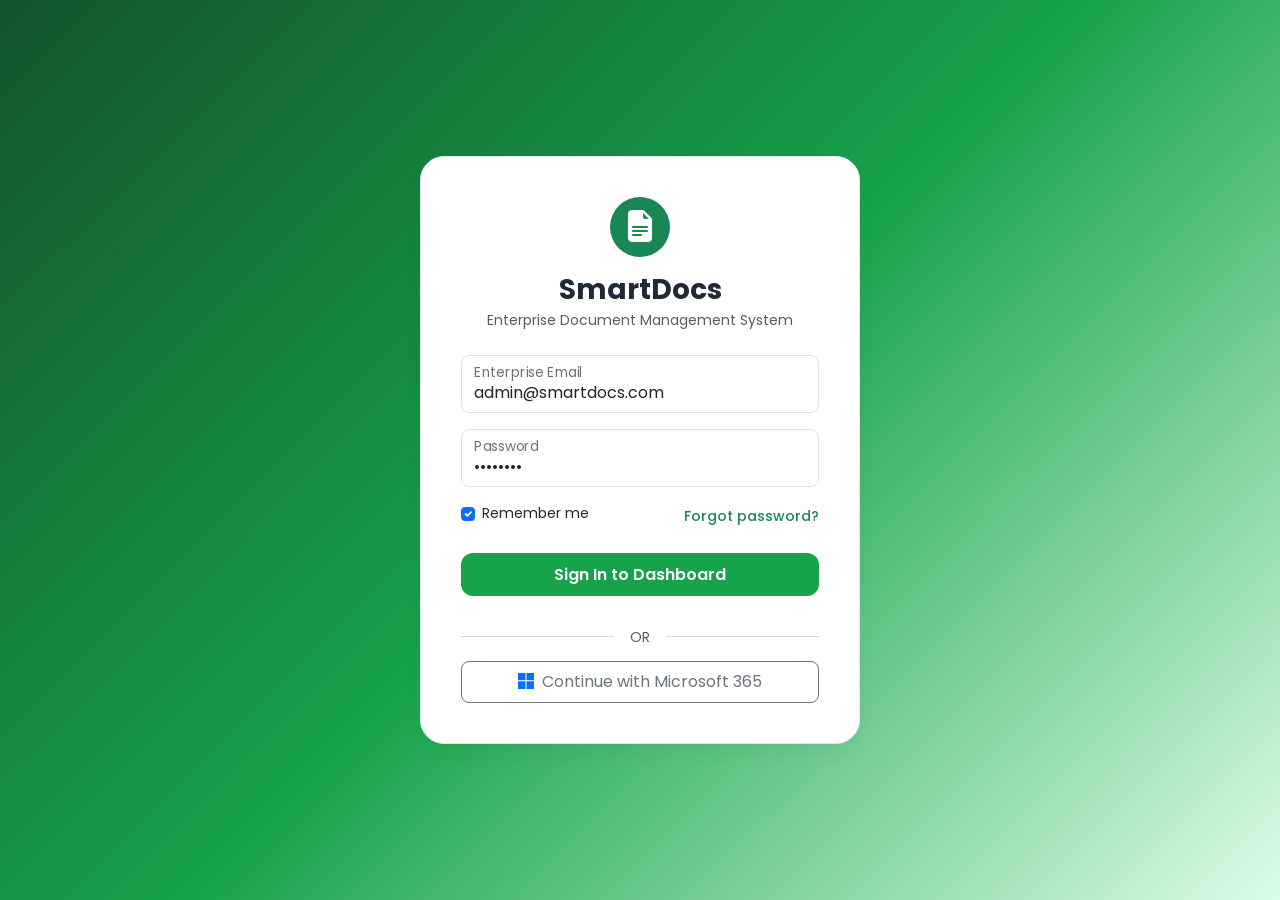
<file: index.html>
<!DOCTYPE html>
<html lang="en">
<head>
  <meta charset="UTF-8">
  <meta name="viewport" content="width=device-width, initial-scale=1.0">
  <title>SmartDocs - Enterprise Login</title>
  <link href="https://fonts.googleapis.com/css2?family=Poppins:wght@300;400;500;600;700&display=swap" rel="stylesheet">
  <link href="https://cdn.jsdelivr.net/npm/bootstrap@5.3.2/dist/css/bootstrap.min.css" rel="stylesheet">
  <link href="https://cdn.jsdelivr.net/npm/bootstrap-icons@1.11.1/font/bootstrap-icons.css" rel="stylesheet">
  <link rel="stylesheet" href="assets/css/style.css">
  <style>
    body.login-body {
      background: linear-gradient(135deg, #14532D 0%, #16A34A 50%, #DCFCE7 100%);
      min-height: 100vh;
      display: flex;
      align-items: center;
      justify-content: center;
      padding: 1.5rem;
    }
    .login-card {
      width: 100%;
      max-width: 440px;
      padding: 2.5rem;
      border-radius: 24px;
    }
  </style>
</head>
<body class="login-body">

  <div class="custom-card glass-panel login-card text-center">
    <div class="mb-4">
      <div class="d-inline-flex align-items-center justify-content-center bg-success text-white rounded-circle mb-3" style="width: 60px; height: 60px;">
        <i class="bi bi-file-earmark-text-fill fs-2"></i>
      </div>
      <h3 class="fw-bold mb-1">SmartDocs</h3>
      <p class="text-muted small">Enterprise Document Management System</p>
    </div>

    <form id="loginForm">
      <div class="form-floating mb-3 text-start">
        <input type="email" class="form-control rounded-3" id="floatingInput" placeholder="name@company.com" value="admin@smartdocs.com" required>
        <label for="floatingInput">Enterprise Email</label>
      </div>
      <div class="form-floating mb-3 text-start">
        <input type="password" class="form-control rounded-3" id="floatingPassword" placeholder="Password" value="••••••••" required>
        <label for="floatingPassword">Password</label>
      </div>

      <div class="d-flex justify-content-between align-items-center mb-4 small">
        <div class="form-check">
          <input class="form-check-input" type="checkbox" id="rememberMe" checked>
          <label class="form-check-label" for="rememberMe">Remember me</label>
        </div>
        <a href="#" class="text-decoration-none text-success fw-medium">Forgot password?</a>
      </div>

      <button type="submit" class="btn btn-primary-green w-100 py-2.5 mb-3 fw-semibold">Sign In to Dashboard</button>
      
      <div class="position-relative my-4">
        <hr class="text-muted">
        <span class="position-absolute top-50 start-50 translate-middle bg-white px-3 text-muted small">OR</span>
      </div>

      <button type="button" onclick="window.location.href='dashboard.html'" class="btn btn-outline-secondary w-100 py-2 d-flex align-items-center justify-content-center gap-2 rounded-3">
        <i class="bi bi-microsoft text-primary"></i> Continue with Microsoft 365
      </button>
    </form>
  </div>

  <script src="https://cdn.jsdelivr.net/npm/bootstrap@5.3.2/dist/js/bootstrap.bundle.min.js"></script>
  <script src="assets/js/store.js"></script>
  <script src="assets/js/app.js"></script>
  <script src="assets/js/login.js"></script>
</body>
</html>
</file>
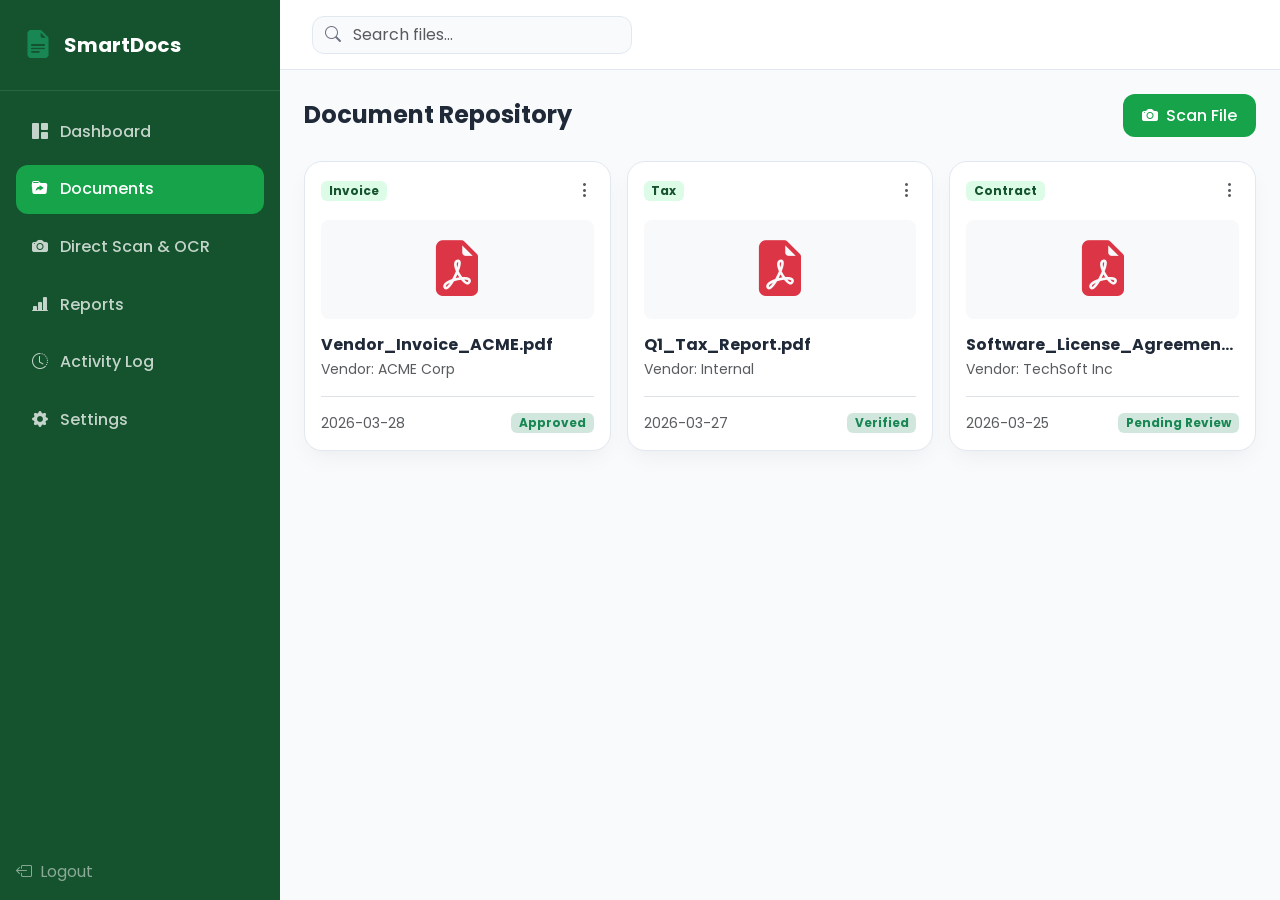
<file: documents.html>
<!DOCTYPE html>
<html lang="en">
<head>
  <meta charset="UTF-8">
  <meta name="viewport" content="width=device-width, initial-scale=1.0">
  <title>SmartDocs - Documents Repository</title>
  <link href="https://fonts.googleapis.com/css2?family=Poppins:wght@300;400;500;600;700&display=swap" rel="stylesheet">
  <link href="https://cdn.jsdelivr.net/npm/bootstrap@5.3.2/dist/css/bootstrap.min.css" rel="stylesheet">
  <link href="https://cdn.jsdelivr.net/npm/bootstrap-icons@1.11.1/font/bootstrap-icons.css" rel="stylesheet">
  <link rel="stylesheet" href="assets/css/style.css">
  <style>
    .doc-card { cursor: pointer; transition: transform 0.2s ease, box-shadow 0.2s ease; }
    .doc-card:hover { transform: translateY(-4px); box-shadow: 0 10px 20px rgba(0,0,0,0.1) !important; }
  </style>
</head>
<body>

  <div class="app-wrapper">
    <aside class="sidebar">
      <div class="brand">
        <i class="bi bi-file-earmark-text-fill fs-3 text-success"></i>
        <h1 class="brand-title">SmartDocs</h1>
      </div>
      <ul class="sidebar-menu">
        <li class="nav-item"><a href="dashboard.html" class="nav-link"><i class="bi bi-grid-1x2-fill"></i> Dashboard</a></li>
        <li class="nav-item"><a href="documents.html" class="nav-link active"><i class="bi bi-folder-symlink-fill"></i> Documents</a></li>
        <li class="nav-item"><a href="upload.html" class="nav-link"><i class="bi bi-camera-fill"></i> Direct Scan & OCR</a></li>
        <li class="nav-item"><a href="reports.html" class="nav-link"><i class="bi bi-bar-chart-line-fill"></i> Reports</a></li>
        <li class="nav-item"><a href="activity-log.html" class="nav-link"><i class="bi bi-clock-history"></i> Activity Log</a></li>
        <li class="nav-item"><a href="settings.html" class="nav-link"><i class="bi bi-gear-fill"></i> Settings</a></li>
      </ul>
      <div class="p-3">
        <a href="index.html" class="nav-link text-white-50 d-flex align-items-center gap-2"><i class="bi bi-box-arrow-left"></i> Logout</a>
      </div>
    </aside>

    <main class="main-content">
      <header class="top-navbar">
        <div class="search-input-group">
          <i class="bi bi-search"></i>
          <input type="text" id="searchDocInput" class="form-control" placeholder="Search files...">
        </div>
      </header>

      <div class="p-4">
        <div class="d-flex justify-content-between align-items-center mb-4">
          <h4 class="fw-bold mb-0">Document Repository</h4>
          <a href="upload.html" class="btn btn-primary-green"><i class="bi bi-camera-fill me-1"></i> Scan File</a>
        </div>

        <div class="row g-3" id="documentsGrid"></div>
      </div>
    </main>
  </div>

  <div class="modal fade" id="docPreviewModal" tabindex="-1" aria-hidden="true">
    <div class="modal-dialog modal-xl modal-dialog-centered modal-dialog-scrollable">
      <div class="modal-content rounded-5 border-0 shadow-lg overflow-hidden">
        <div class="modal-header bg-white border-bottom px-5 py-4">
          <div>
            <h4 class="modal-title fw-bold mb-1" id="modalDocTitle">Document Details</h4>
            <p class="text-muted mb-0" id="modalDocSubtitle">Detail metadata & item breakdown</p>
          </div>
          <button type="button" class="btn-close" data-bs-dismiss="modal" aria-label="Close"></button>
        </div>
        <div class="modal-body px-5 py-4 bg-body">
          <div class="row gx-4 gy-4 mb-4">
            <div class="col-lg-5">
              <div class="card border-0 shadow-sm h-100">
                <div class="card-body">
                  <h6 class="text-uppercase text-secondary small mb-3">Informasi Dokumen</h6>
                  <dl class="row mb-0">
                    <dt class="col-5 text-muted">Vendor</dt>
                    <dd class="col-7 fw-semibold mb-3" id="modalVendor">-</dd>

                    <dt class="col-5 text-muted">No. Invoice</dt>
                    <dd class="col-7 fw-semibold mb-3" id="modalInvoiceNumber">-</dd>

                    <dt class="col-5 text-muted">Tanggal Invoice</dt>
                    <dd class="col-7 fw-semibold mb-3" id="modalDate">-</dd>

                    <dt class="col-5 text-muted">Division</dt>
                    <dd class="col-7 fw-semibold mb-3" id="modalDivision">-</dd>

                    <dt class="col-5 text-muted">Category</dt>
                    <dd class="col-7 fw-semibold mb-0" id="modalCategory">-</dd>
                  </dl>
                </div>
              </div>
            </div>
            <div class="col-lg-7">
              <div class="card border-0 shadow-sm h-100">
                <div class="card-body">
                  <div class="d-flex justify-content-between align-items-start mb-4">
                    <div>
                      <p class="text-uppercase text-secondary small mb-2">Grand Total</p>
                      <h3 class="fw-bold text-success mb-0" id="modalGrandTotal">Rp 0</h3>
                    </div>
                    <span class="badge bg-success-subtle text-success" id="modalStatus">Stored</span>
                  </div>
                  <div class="table-responsive">
                    <table class="table table-borderless mb-0">
                      <tbody>
                        <tr>
                          <td class="fw-semibold text-muted">Created At</td>
                          <td id="modalCreatedAt">-</td>
                        </tr>
                        <tr>
                          <td class="fw-semibold text-muted">Payment Method</td>
                          <td id="modalPaymentMethod">-</td>
                        </tr>
                        <tr>
                          <td class="fw-semibold text-muted">Description</td>
                          <td id="modalDescription">-</td>
                        </tr>
                      </tbody>
                    </table>
                  </div>
                </div>
              </div>
            </div>
          </div>

          <div class="card border-0 shadow-sm">
            <div class="card-header bg-white border-bottom py-3">
              <h6 class="mb-0 fw-semibold">Rincian Barang</h6>
            </div>
            <div class="card-body p-0">
              <div class="table-responsive">
                <table class="table table-hover mb-0 align-middle">
                  <thead class="table-light">
                    <tr>
                      <th style="width: 60px;">No</th>
                      <th>Deskripsi Barang</th>
                      <th class="text-center" style="width: 100px;">Qty</th>
                      <th class="text-end" style="width: 150px;">Harga Satuan</th>
                      <th class="text-end" style="width: 150px;">Jumlah</th>
                    </tr>
                  </thead>
                  <tbody id="modalItemsTable">
                    <tr><td colspan="5" class="text-center text-muted py-4">Pilih dokumen untuk melihat rincian item.</td></tr>
                  </tbody>
                </table>
              </div>
            </div>
          </div>
        </div>
        <div class="modal-footer bg-white border-top-0 py-3">
          <button type="button" class="btn btn-outline-secondary rounded-pill" data-bs-dismiss="modal">Close</button>
          <button type="button" class="btn btn-success rounded-pill" onclick="window.location.href='documents.html'">Lihat Semua Dokumen</button>
        </div>
      </div>
    </div>
  </div>

  <script src="https://cdn.jsdelivr.net/npm/bootstrap@5.3.2/dist/js/bootstrap.bundle.min.js"></script>
  <script src="assets/js/store.js"></script>
  <script src="assets/js/app.js"></script>
  <script src="assets/js/layout.js"></script>
  <script>
    const BACKEND_API_URL = 'http://127.0.0.1:8000/api';
    let previewModal;
    document.addEventListener('DOMContentLoaded', async () => {
      previewModal = new bootstrap.Modal(document.getElementById('docPreviewModal'));
      await Store.syncDocuments();
      renderDocuments();
    });

    function renderDocuments() {
      const docs = Store.getDocuments();
      const grid = document.getElementById('documentsGrid');

      if (docs.length === 0) {
        grid.innerHTML = '<div class="col-12 text-center text-muted py-5">Belum ada dokumen.</div>';
        return;
      }

      grid.innerHTML = docs.map((doc) => `
        <div class="col-12 col-md-6 col-lg-4">
          <div class="custom-card doc-card p-3 h-100 d-flex flex-column justify-content-between" onclick="openDocModal(${doc.id})">
            <div>
              <div class="d-flex align-items-center justify-content-between mb-3">
                <span class="badge bg-light-green">${doc.category || 'General'}</span>
                <button class="btn btn-link text-muted p-0" onclick="event.stopPropagation();"><i class="bi bi-three-dots-vertical"></i></button>
              </div>
              <div class="text-center py-3 bg-light rounded-3 mb-3">
                <i class="bi bi-file-earmark-pdf-fill text-danger display-4"></i>
              </div>
              <h6 class="fw-bold text-truncate mb-1">${doc.invoice_number || doc.name}</h6>
              <p class="text-muted small mb-0">Vendor: ${doc.vendor || 'N/A'}</p>
            </div>
            <div class="border-top pt-3 mt-3 d-flex justify-content-between align-items-center">
              <span class="text-muted small">${doc.invoice_date || doc.date || '-'}</span>
              <span class="badge bg-success-subtle text-success">${doc.status || 'Verified'}</span>
            </div>
          </div>
        </div>
      `).join('');
    }

    async function openDocModal(documentId) {
      try {
        // Langsung ambil data terbaru dari backend FastAPI berdasarkan ID
        const response = await fetch(`${BACKEND_API_URL}/documents/${documentId}`);
        if (!response.ok) {
          throw new Error(`Backend returned status ${response.status}`);
        }
        const result = await response.json();
        
        // Sesuaikan dengan struktur response backend Anda (apakah langsung 'result' atau dibungkus 'result.document')
        const doc = result.document || result;
        if (!doc) {
          throw new Error('Data dokumen tidak ditemukan dalam response API');
        }
        
        fillDocModal(doc);
        previewModal.show();
      } catch (error) {
        console.warn('Gagal memuat dari API, mencoba fallback ke cache lokal.', error);
        
        // Fallback jika fetch API gagal total
        const docs = Store.getDocuments();
        const doc = docs.find((item) => String(item.id) === String(documentId));
        if (!doc) {
          alert('Dokumen tidak ditemukan.');
          return;
        }
        fillDocModal(doc);
        previewModal.show();
      }
    }

    function fillDocModal(doc) {
      const items = Array.isArray(doc.items) ? doc.items : [];
      const title = doc.invoice_number ? `${doc.invoice_number}` : doc.vendor || 'Document Detail';
      document.getElementById('modalDocTitle').innerText = title;
      document.getElementById('modalDocSubtitle').innerText = `${doc.vendor || '-'} • ${doc.activity_name || 'No activity'} • ${doc.invoice_date || '-'}`;
      document.getElementById('modalVendor').innerText = doc.vendor || '-';
      document.getElementById('modalInvoiceNumber').innerText = doc.invoice_number || '-';
      document.getElementById('modalDate').innerText = doc.invoice_date || '-';
      document.getElementById('modalDivision').innerText = doc.division || '-';
      document.getElementById('modalCategory').innerText = doc.category || '-';
      document.getElementById('modalStatus').innerText = 'Stored';
      document.getElementById('modalGrandTotal').innerText = `Rp ${formatCurrency(doc.grand_total || 0)}`;
      document.getElementById('modalCreatedAt').innerText = doc.created_at || '-';
      document.getElementById('modalPaymentMethod').innerText = doc.payment_method || '-';
      document.getElementById('modalDescription').innerText = doc.description || '-';

      const tbody = document.getElementById('modalItemsTable');
      if (items.length === 0) {
        tbody.innerHTML = `<tr><td colspan="5" class="text-center text-muted py-4">Tidak ada item yang tersimpan untuk dokumen ini.</td></tr>`;
        return;
      }

      tbody.innerHTML = items.map((item, index) => {
        const description = escapeHtml(item.item || item.item_name || '-');
        const qty = Number(item.qty || item.quantity || 0).toLocaleString('id-ID');
        const price = formatCurrency(item.price || 0);
        const total = formatCurrency(item.total || item.total_price || 0);

        return `
          <tr>
            <td class="text-center">${index + 1}</td>
            <td>${description}</td>
            <td class="text-center">${qty}</td>
            <td class="text-end">Rp ${price}</td>
            <td class="text-end">Rp ${total}</td>
          </tr>
        `;
      }).join('');
    }

    function escapeHtml(value) {
      return String(value || '').replace(/&/g, '&amp;').replace(/</g, '&lt;').replace(/>/g, '&gt;').replace(/"/g, '&quot;').replace(/'/g, '&#39;');
    }

    function formatCurrency(value) {
      return Number(value || 0).toLocaleString('id-ID');
    }
  </script>
</body>
</html>
</file>
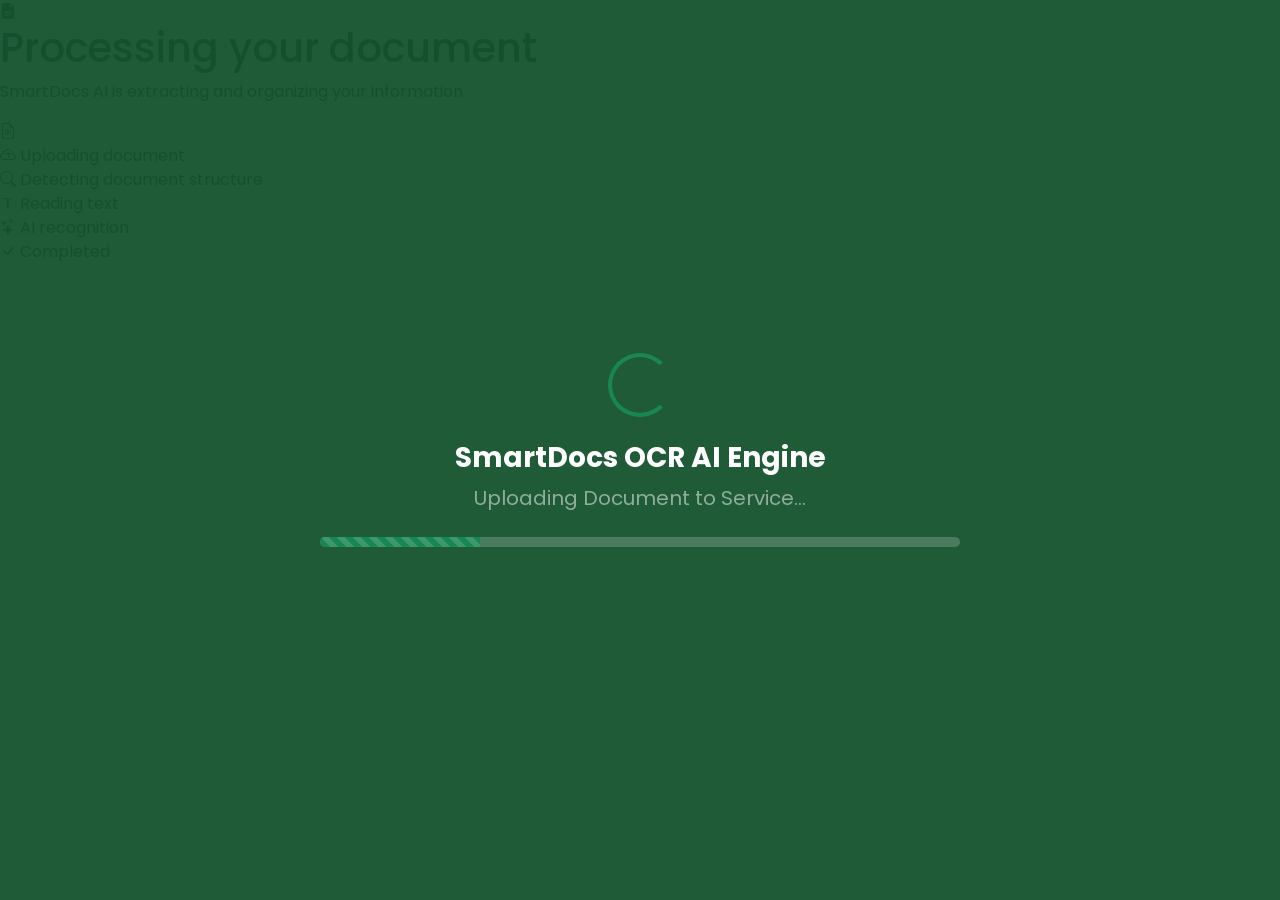
<file: ocr-processing.html>
<!doctype html><html lang="en"><head><meta charset="utf-8"><meta name="viewport" content="width=device-width,initial-scale=1"><title>Processing OCR — SmartDocs</title><link rel="preconnect" href="https://fonts.googleapis.com"><link rel="preconnect" href="https://fonts.gstatic.com" crossorigin><link href="https://fonts.googleapis.com/css2?family=Poppins:wght@400;500;600;700&display=swap" rel="stylesheet"><link href="https://cdn.jsdelivr.net/npm/bootstrap-icons@1.11.3/font/bootstrap-icons.min.css" rel="stylesheet"><link href="assets/css/style.css" rel="stylesheet"></head><body class="processing-page" data-page="ocr-processing"><div class="processing-bg"></div><main class="process-panel"><span class="brand-mark process-logo"><i class="bi bi-file-earmark-text-fill"></i></span><h1>Processing your document</h1><p>SmartDocs AI is extracting and organizing your information.</p><div class="scanning-graphic"><i class="bi bi-file-earmark-text"></i></div><div class="process-list"><div class="process-step"><i class="bi bi-cloud-arrow-up"></i> Uploading document</div><div class="process-step"><i class="bi bi-search"></i> Detecting document structure</div><div class="process-step"><i class="bi bi-fonts"></i> Reading text</div><div class="process-step"><i class="bi bi-stars"></i> AI recognition</div><div class="process-step"><i class="bi bi-check-lg"></i> Completed</div></div></main><script src="assets/js/app.js"></script></body></html>
<!DOCTYPE html>
<html lang="en">
<head>
  <meta charset="UTF-8">
  <meta name="viewport" content="width=device-width, initial-scale=1.0">
  <title>SmartDocs - OCR Engine</title>
  <link href="https://fonts.googleapis.com/css2?family=Poppins:wght@300;400;500;600;700&display=swap" rel="stylesheet">
  <link href="https://cdn.jsdelivr.net/npm/bootstrap@5.3.2/dist/css/bootstrap.min.css" rel="stylesheet">
  <link rel="stylesheet" href="assets/css/style.css">
</head>
<body>

  <div class="ocr-loader-overlay text-center">
    <div class="spinner-border text-success mb-4" style="width: 4rem; height: 4rem;" role="status"></div>
    <h3 class="fw-bold mb-2">SmartDocs OCR AI Engine</h3>
    <p class="text-white-50 fs-5 mb-4" id="statusStep">Uploading Document...</p>
    
    <div class="progress w-50" style="height: 10px; background-color: rgba(255,255,255,0.2);">
      <div id="ocrProgressBar" class="progress-bar bg-success progress-bar-striped progress-bar-animated" role="progressbar" style="width: 0%"></div>
    </div>
  </div>

  <script src="assets/js/store.js"></script>
  <script src="assets/js/app.js"></script>
  <script>
    document.addEventListener('DOMContentLoaded', () => {
      const steps = [
        { pct: 25, text: 'Uploading Document to Service...' },
        { pct: 50, text: 'Detecting Text Boundaries...' },
        { pct: 75, text: 'Extracting Metadata Attributes...' },
        { pct: 100, text: 'AI Extraction Completed!' }
      ];

      let current = 0;
      const bar = document.getElementById('ocrProgressBar');
      const text = document.getElementById('statusStep');

      const interval = setInterval(() => {
        if (current < steps.length) {
          bar.style.width = steps[current].pct + '%';
          text.innerText = steps[current].text;
          current++;
        } else {
          clearInterval(interval);
          setTimeout(() => { window.location.href = 'ocr-result.html'; }, 500);
        }
      }, 700);
    });
  </script>
</body>
</html>
</file>
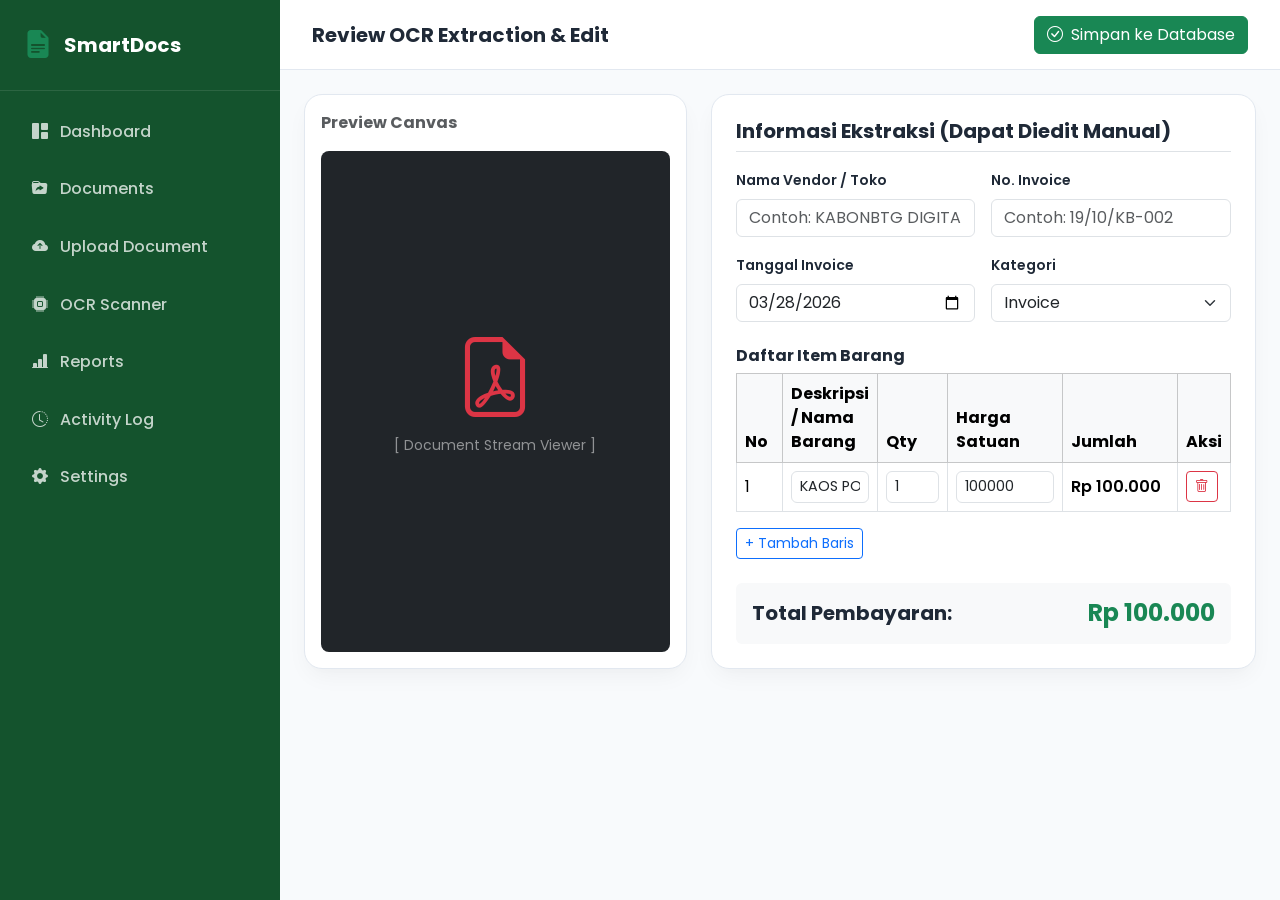
<file: ocr-result.html>
<!DOCTYPE html>
<html lang="en">

<head>
  <meta charset="UTF-8">
  <meta name="viewport" content="width=device-width, initial-scale=1.0">
  <title>SmartDocs - Review OCR Results</title>
  <link href="https://fonts.googleapis.com/css2?family=Poppins:wght@300;400;500;600;700&display=swap" rel="stylesheet">
  <link href="https://cdn.jsdelivr.net/npm/bootstrap@5.3.2/dist/css/bootstrap.min.css" rel="stylesheet">
  <link href="https://cdn.jsdelivr.net/npm/bootstrap-icons@1.11.1/font/bootstrap-icons.css" rel="stylesheet">
  <link rel="stylesheet" href="assets/css/style.css">
  <style>
    .table input.form-control {
      padding: 4px 8px;
      font-size: 0.9rem;
    }
  </style>
</head>

<body>

  <div class="app-wrapper">
    <aside class="sidebar">
      <div class="brand"><i class="bi bi-file-earmark-text-fill fs-3 text-success"></i>
        <h1 class="brand-title">SmartDocs</h1>
      </div>
      <ul class="sidebar-menu">
        <li class="nav-item"><a href="dashboard.html" class="nav-link"><i class="bi bi-grid-1x2-fill"></i> Dashboard</a>
        </li>
        <li class="nav-item"><a href="documents.html" class="nav-link"><i class="bi bi-folder-symlink-fill"></i>
            Documents</a></li>
        <li class="nav-item"><a href="upload.html" class="nav-link"><i class="bi bi-cloud-arrow-up-fill"></i> Upload
            Document</a></li>
        <li class="nav-item"><a href="ocr-processing.html" class="nav-link"><i class="bi bi-cpu-fill"></i> OCR
            Scanner</a></li>
        <li class="nav-item"><a href="reports.html" class="nav-link"><i class="bi bi-bar-chart-line-fill"></i>
            Reports</a></li>
        <li class="nav-item"><a href="activity-log.html" class="nav-link"><i class="bi bi-clock-history"></i> Activity
            Log</a></li>
        <li class="nav-item"><a href="settings.html" class="nav-link"><i class="bi bi-gear-fill"></i> Settings</a></li>
      </ul>
    </aside>

    <main class="main-content">
      <header class="top-navbar">
        <h5 class="fw-bold mb-0">Review OCR Extraction & Edit</h5>
        <button onclick="commitDocument()" class="btn btn-success"><i class="bi bi-check-circle me-1"></i> Simpan ke
          Database</button>
      </header>

      <div class="p-4">
        <div class="row g-4">
          <div class="col-lg-5">
            <div class="custom-card p-3 h-100 d-flex flex-column">
              <span class="fw-bold text-muted mb-3" id="viewerFileName">Preview Canvas</span>
              <div
                class="bg-dark text-white rounded-3 flex-grow-1 d-flex flex-column align-items-center justify-content-center p-4"
                style="min-height: 450px;">
                <i class="bi bi-file-earmark-pdf text-danger display-1 mb-2"></i>
                <p class="text-white-50 small">[ Document Stream Viewer ]</p>
              </div>
            </div>
          </div>

          <div class="col-lg-7">
            <div class="custom-card p-4">
              <h5 class="fw-bold mb-3 border-bottom pb-2">Informasi Ekstraksi (Dapat Diedit Manual)</h5>

              <div class="row g-3 mb-3">
                <div class="col-md-6">
                  <label class="form-label small fw-semibold">Nama Vendor / Toko</label>
                  <input type="text" id="docVendor" class="form-control"
                    placeholder="Contoh: KABONBTG DIGITAL PRINTING">
                </div>
                <div class="col-md-6">
                  <label class="form-label small fw-semibold">No. Invoice</label>
                  <input type="text" id="docInvoiceNo" class="form-control" placeholder="Contoh: 19/10/KB-002">
                </div>
                <div class="col-md-6">
                  <label class="form-label small fw-semibold">Tanggal Invoice</label>
                  <input type="date" id="docDate" class="form-control" value="2026-03-28">
                </div>
                <div class="col-md-6">
                  <label class="form-label small fw-semibold">Kategori</label>
                  <select id="docCategory" class="form-select">
                    <option selected>Invoice</option>
                    <option>Tax</option>
                    <option>Contract</option>
                  </select>
                </div>
              </div>

              <h6 class="fw-bold mt-4 mb-2">Daftar Item Barang</h6>
              <div class="table-responsive">
                <table class="table table-bordered align-middle" id="items-table">
                  <thead class="table-light">
                    <tr>
                      <th style="width: 50px;">No</th>
                      <th>Deskripsi / Nama Barang</th>
                      <th style="width: 80px;">Qty</th>
                      <th style="width: 130px;">Harga Satuan</th>
                      <th style="width: 130px;">Jumlah</th>
                      <th style="width: 50px;">Aksi</th>
                    </tr>
                  </thead>
                  <tbody id="items-tbody">
                    <tr>
                      <td>1</td>
                      <td><input type="text" class="form-control item-name" value="KAOS POLO + BORDIR"></td>
                      <td><input type="number" class="form-control item-qty" value="1" oninput="calculateTotals()"></td>
                      <td><input type="number" class="form-control item-price" value="100000"
                          oninput="calculateTotals()"></td>
                      <td><span class="item-total fw-semibold">Rp 100.000</span></td>
                      <td><button type="button" class="btn btn-outline-danger btn-sm" onclick="deleteRow(this)"><i
                            class="bi bi-trash"></i></button></td>
                    </tr>
                  </tbody>
                </table>
              </div>

              <button type="button" class="btn btn-outline-primary btn-sm mb-3" onclick="addItemRow()">+ Tambah
                Baris</button>

              <div class="d-flex justify-content-between align-items-center bg-light p-3 rounded mt-2">
                <h5 class="fw-bold mb-0">Total Pembayaran:</h5>
                <h4 class="fw-bold text-success mb-0" id="grand-total">Rp 100.000</h4>
              </div>

            </div>
          </div>
        </div>
      </div>
    </main>
  </div>

  <script src="assets/js/store.js"></script>
  <script src="assets/js/app.js"></script>
  <script src="assets/js/layout.js"></script>
  <script>
    document.addEventListener('DOMContentLoaded', () => {
      const file = sessionStorage.getItem('pending_ocr_filename');
      if (file) {
        document.getElementById('viewerFileName').innerText = file;
      }
      calculateTotals();
    });

    // Fungsi Tambah Baris Tabel
    function addItemRow(item = "", qty = 1, price = 0) {
      const tbody = document.getElementById('items-tbody');
      const rowCount = tbody.rows.length + 1;

      const tr = document.createElement('tr');
      tr.innerHTML = `
        <td>${rowCount}</td>
        <td><input type="text" class="form-control item-name" value="${item}" placeholder="Nama barang"></td>
        <td><input type="number" class="form-control item-qty" value="${qty}" oninput="calculateTotals()"></td>
        <td><input type="number" class="form-control item-price" value="${price}" oninput="calculateTotals()"></td>
        <td><span class="item-total fw-semibold">Rp 0</span></td>
        <td><button type="button" class="btn btn-outline-danger btn-sm" onclick="deleteRow(this)"><i class="bi bi-trash"></i></button></td>
      `;
      tbody.appendChild(tr);
      calculateTotals();
    }

    // Fungsi Hitung Otomatis Baris & Grand Total
    function calculateTotals() {
      const rows = document.querySelectorAll('#items-tbody tr');
      let grandTotal = 0;

      rows.forEach((row, index) => {
        row.cells[0].innerText = index + 1; // Update nomor urut otomatis
        const qty = parseFloat(row.querySelector('.item-qty').value) || 0;
        const price = parseFloat(row.querySelector('.item-price').value) || 0;
        const total = qty * price;

        row.querySelector('.item-total').innerText = `Rp ${total.toLocaleString('id-ID')}`;
        grandTotal += total;
      });

      document.getElementById('grand-total').innerText = `Rp ${grandTotal.toLocaleString('id-ID')}`;
    }

    // Fungsi Hapus Baris
    function deleteRow(btn) {
      const tbody = document.getElementById('items-tbody');
      if (tbody.rows.length > 1) {
        btn.closest('tr').remove();
        calculateTotals();
      } else {
        alert('Minimal harus ada 1 baris item.');
      }
    }

    // Fungsi Simpan ke Store/Database
    function commitDocument() {
      const grandTotalText = document.getElementById('grand-total').innerText;
      const doc = {
        id: 'DOC-' + Math.floor(1000 + Math.random() * 9000),
        name: document.getElementById('docInvoiceNo').value || 'Invoice-General',
        category: document.getElementById('docCategory').value,
        division: 'Finance',
        vendor: document.getElementById('docVendor').value || 'Unknown Vendor',
        amount: grandTotalText,
        date: document.getElementById('docDate').value,
        status: 'Approved'
      };

      Store.addDocument(doc);
      App.showNotification('Dokumen berhasil disimpan ke database!');
      setTimeout(() => { window.location.href = 'documents.html'; }, 1000);
    }
  </script>
</body>

</html>
</file>
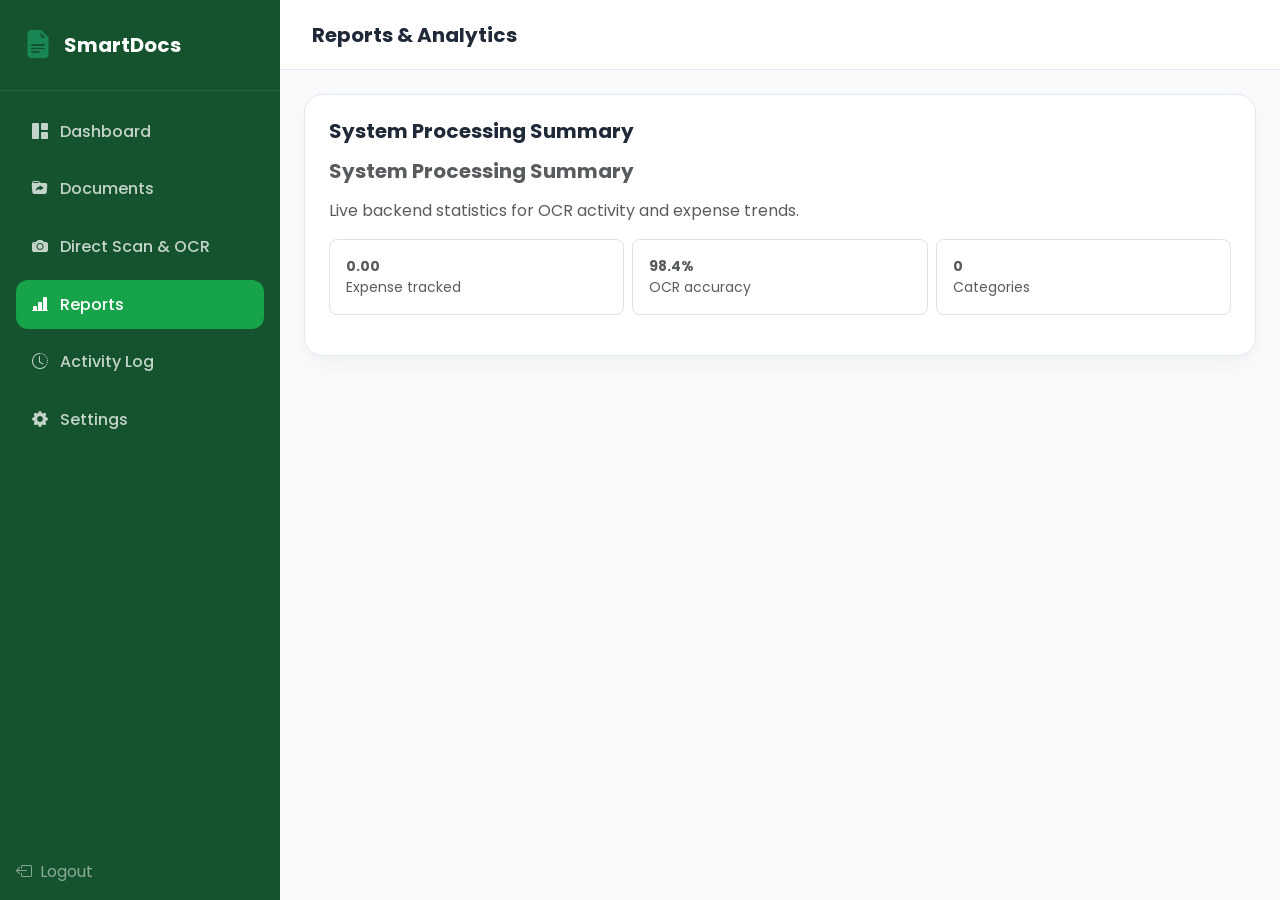
<file: reports.html>
<!DOCTYPE html>
<html lang="en">
<head>
  <meta charset="UTF-8">
  <meta name="viewport" content="width=device-width, initial-scale=1.0">
  <title>SmartDocs - Reports & Analytics</title>
  <link href="https://fonts.googleapis.com/css2?family=Poppins:wght@300;400;500;600;700&display=swap" rel="stylesheet">
  <link href="https://cdn.jsdelivr.net/npm/bootstrap@5.3.2/dist/css/bootstrap.min.css" rel="stylesheet">
  <link href="https://cdn.jsdelivr.net/npm/bootstrap-icons@1.11.1/font/bootstrap-icons.css" rel="stylesheet">
  <link rel="stylesheet" href="assets/css/style.css">
</head>
<body>

  <div class="app-wrapper">
    <aside class="sidebar">
      <div class="brand">
        <i class="bi bi-file-earmark-text-fill fs-3 text-success"></i>
        <h1 class="brand-title">SmartDocs</h1>
      </div>
      <ul class="sidebar-menu">
        <li class="nav-item"><a href="dashboard.html" class="nav-link"><i class="bi bi-grid-1x2-fill"></i> Dashboard</a></li>
        <li class="nav-item"><a href="documents.html" class="nav-link"><i class="bi bi-folder-symlink-fill"></i> Documents</a></li>
        <li class="nav-item"><a href="upload.html" class="nav-link"><i class="bi bi-camera-fill"></i> Direct Scan & OCR</a></li>
        <li class="nav-item"><a href="reports.html" class="nav-link active"><i class="bi bi-bar-chart-line-fill"></i> Reports</a></li>
        <li class="nav-item"><a href="activity-log.html" class="nav-link"><i class="bi bi-clock-history"></i> Activity Log</a></li>
        <li class="nav-item"><a href="settings.html" class="nav-link"><i class="bi bi-gear-fill"></i> Settings</a></li>
      </ul>
      <div class="p-3">
        <a href="index.html" class="nav-link text-white-50 d-flex align-items-center gap-2"><i class="bi bi-box-arrow-left"></i> Logout</a>
      </div>
    </aside>

    <main class="main-content">
      <header class="top-navbar">
        <h5 class="fw-bold mb-0">Reports & Analytics</h5>
      </header>

      <div class="p-4">
        <div class="custom-card p-4">
          <h5 class="fw-bold mb-3">System Processing Summary</h5>
          <p class="text-muted">Data laporan aktivitas dan statistik OCR sistem.</p>
        </div>
      </div>
    </main>
  </div>

  <script src="https://cdn.jsdelivr.net/npm/bootstrap@5.3.2/dist/js/bootstrap.bundle.min.js"></script>
  <script src="assets/js/store.js"></script>
  <script src="assets/js/app.js"></script>
  <script src="assets/js/layout.js"></script>
  <script src="assets/js/reports.js"></script>
</body>
</html>
</file>
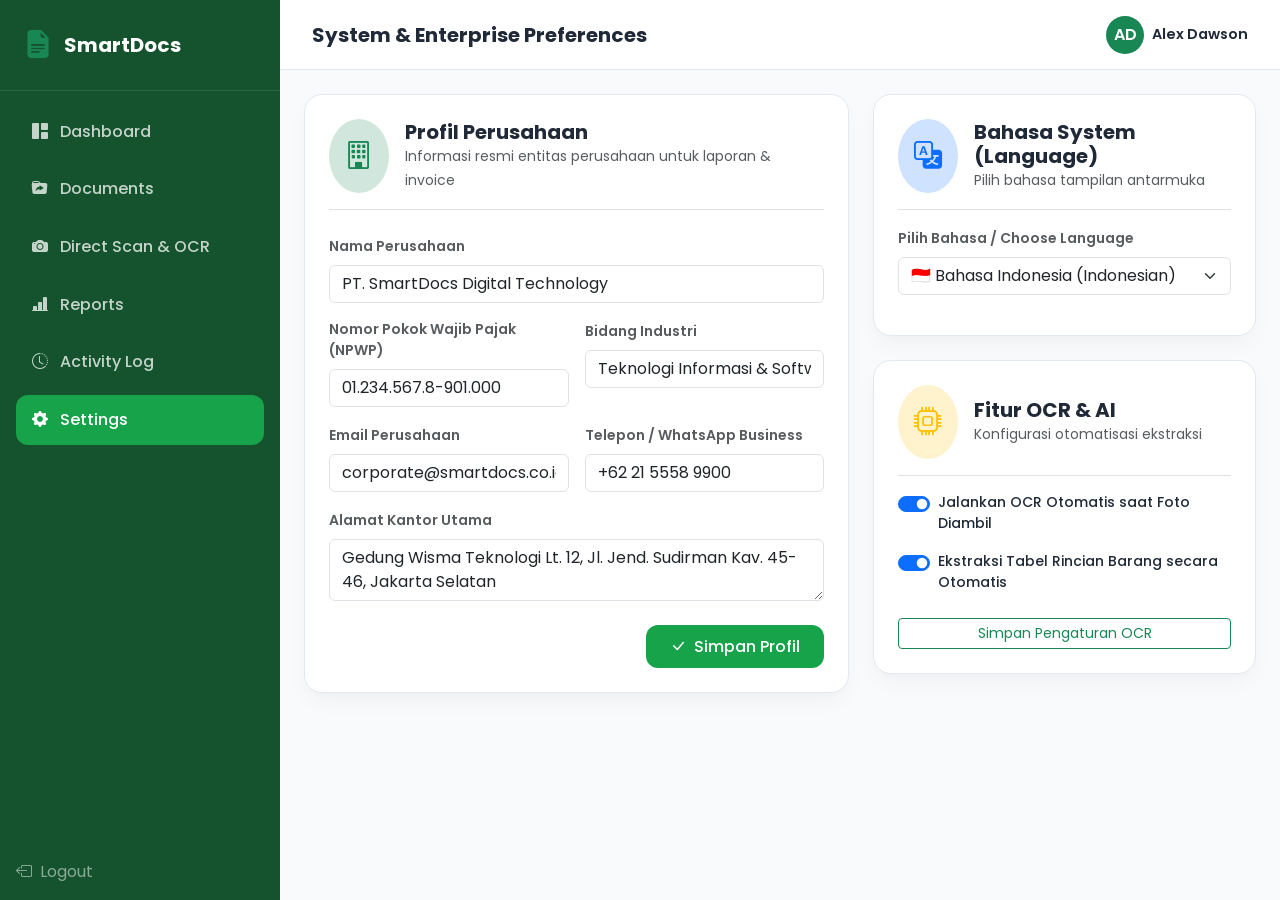
<file: settings.html>
<!DOCTYPE html>
<html lang="id">
<head>
  <meta charset="UTF-8">
  <meta name="viewport" content="width=device-width, initial-scale=1.0">
  <title>SmartDocs - Enterprise Settings</title>
  <link href="https://fonts.googleapis.com/css2?family=Poppins:wght@300;400;500;600;700&display=swap" rel="stylesheet">
  <link href="https://cdn.jsdelivr.net/npm/bootstrap@5.3.2/dist/css/bootstrap.min.css" rel="stylesheet">
  <link href="https://cdn.jsdelivr.net/npm/bootstrap-icons@1.11.1/font/bootstrap-icons.css" rel="stylesheet">
  <link rel="stylesheet" href="assets/css/style.css">
</head>
<body>

  <div class="app-wrapper">
    <aside class="sidebar">
      <div class="brand">
        <i class="bi bi-file-earmark-text-fill fs-3 text-success"></i>
        <h1 class="brand-title">SmartDocs</h1>
      </div>
      <ul class="sidebar-menu">
        <li class="nav-item"><a href="dashboard.html" class="nav-link"><i class="bi bi-grid-1x2-fill"></i> Dashboard</a></li>
        <li class="nav-item"><a href="documents.html" class="nav-link"><i class="bi bi-folder-symlink-fill"></i> Documents</a></li>
        <li class="nav-item"><a href="upload.html" class="nav-link"><i class="bi bi-camera-fill"></i> Direct Scan & OCR</a></li>
        <li class="nav-item"><a href="reports.html" class="nav-link"><i class="bi bi-bar-chart-line-fill"></i> Reports</a></li>
        <li class="nav-item"><a href="activity-log.html" class="nav-link"><i class="bi bi-clock-history"></i> Activity Log</a></li>
        <li class="nav-item"><a href="settings.html" class="nav-link active"><i class="bi bi-gear-fill"></i> Settings</a></li>
      </ul>
      <div class="p-3">
        <a href="index.html" class="nav-link text-white-50 d-flex align-items-center gap-2"><i class="bi bi-box-arrow-left"></i> Logout</a>
      </div>
    </aside>

    <main class="main-content">
      <header class="top-navbar">
        <h5 class="fw-bold mb-0">System & Enterprise Preferences</h5>
        <div class="d-flex align-items-center gap-3">
          <div class="d-flex align-items-center gap-2">
            <div class="bg-success text-white rounded-circle d-flex align-items-center justify-content-center" style="width: 38px; height: 38px; font-weight: 600;">AD</div>
            <div class="d-none d-sm-block"><div class="fw-semibold lh-1" style="font-size: 0.9rem;">Alex Dawson</div></div>
          </div>
        </div>
      </header>

      <div class="p-4">
        <div class="row g-4">
          <div class="col-lg-7">
            <div class="custom-card p-4 mb-4">
              <div class="d-flex align-items-center gap-3 mb-4 border-bottom pb-3">
                <div class="bg-success-subtle p-3 rounded-circle text-success fs-3">
                  <i class="bi bi-building"></i>
                </div>
                <div>
                  <h5 class="fw-bold mb-0">Profil Perusahaan</h5>
                  <small class="text-muted">Informasi resmi entitas perusahaan untuk laporan & invoice</small>
                </div>
              </div>

              <form onsubmit="event.preventDefault(); App.showNotification('Profil Perusahaan Berhasil Disimpan!');">
                <div class="row g-3">
                  <div class="col-md-12">
                    <label class="form-label fw-semibold small text-muted">Nama Perusahaan</label>
                    <input type="text" class="form-control" value="PT. SmartDocs Digital Technology" required>
                  </div>
                  <div class="col-md-6">
                    <label class="form-label fw-semibold small text-muted">Nomor Pokok Wajib Pajak (NPWP)</label>
                    <input type="text" class="form-control" value="01.234.567.8-901.000">
                  </div>
                  <div class="col-md-6">
                    <label class="form-label fw-semibold small text-muted">Bidang Industri</label>
                    <input type="text" class="form-control" value="Teknologi Informasi & Software">
                  </div>
                  <div class="col-md-6">
                    <label class="form-label fw-semibold small text-muted">Email Perusahaan</label>
                    <input type="email" class="form-control" value="corporate@smartdocs.co.id">
                  </div>
                  <div class="col-md-6">
                    <label class="form-label fw-semibold small text-muted">Telepon / WhatsApp Business</label>
                    <input type="text" class="form-control" value="+62 21 5558 9900">
                  </div>
                  <div class="col-md-12">
                    <label class="form-label fw-semibold small text-muted">Alamat Kantor Utama</label>
                    <textarea class="form-control" rows="2">Gedung Wisma Teknologi Lt. 12, Jl. Jend. Sudirman Kav. 45-46, Jakarta Selatan</textarea>
                  </div>
                </div>

                <div class="mt-4 text-end">
                  <button type="submit" class="btn btn-primary-green px-4"><i class="bi bi-check-lg me-1"></i> Simpan Profil</button>
                </div>
              </form>
            </div>
          </div>

          <div class="col-lg-5">
            <div class="custom-card p-4 mb-4">
              <div class="d-flex align-items-center gap-3 mb-3 border-bottom pb-3">
                <div class="bg-primary-subtle p-3 rounded-circle text-primary fs-3">
                  <i class="bi bi-translate"></i>
                </div>
                <div>
                  <h5 class="fw-bold mb-0">Bahasa System (Language)</h5>
                  <small class="text-muted">Pilih bahasa tampilan antarmuka</small>
                </div>
              </div>

              <div class="mb-3">
                <label class="form-label fw-semibold small text-muted">Pilih Bahasa / Choose Language</label>
                <select class="form-select" id="languageSelect" onchange="changeLanguage(this.value)">
                  <option value="id" selected>🇮🇩 Bahasa Indonesia (Indonesian)</option>
                  <option value="en">🇺🇸 English (United States)</option>
                </select>
              </div>
            </div>

            <div class="custom-card p-4">
              <div class="d-flex align-items-center gap-3 mb-3 border-bottom pb-3">
                <div class="bg-warning-subtle p-3 rounded-circle text-warning fs-3">
                  <i class="bi bi-cpu"></i>
                </div>
                <div>
                  <h5 class="fw-bold mb-0">Fitur OCR & AI</h5>
                  <small class="text-muted">Konfigurasi otomatisasi ekstraksi</small>
                </div>
              </div>

              <div class="form-check form-switch mb-3">
                <input class="form-check-input" type="checkbox" id="autoProcess" checked>
                <label class="form-check-label small fw-medium" for="autoProcess">Jalankan OCR Otomatis saat Foto Diambil</label>
              </div>
              <div class="form-check form-switch mb-3">
                <input class="form-check-input" type="checkbox" id="autoTableExtract" checked>
                <label class="form-check-label small fw-medium" for="autoTableExtract">Ekstraksi Tabel Rincian Barang secara Otomatis</label>
              </div>

              <button class="btn btn-outline-success btn-sm w-100 mt-2" onclick="App.showNotification('Pengaturan OCR diperbarui!')">Simpan Pengaturan OCR</button>
            </div>
          </div>

        </div>
      </div>
    </main>
  </div>

  <script src="https://cdn.jsdelivr.net/npm/bootstrap@5.3.2/dist/js/bootstrap.bundle.min.js"></script>
  <script src="assets/js/store.js"></script>
  <script src="assets/js/app.js"></script>
  <script src="assets/js/layout.js"></script>
  <script>
    function changeLanguage(lang) {
      if (lang === 'en') {
        App.showNotification('System language set to English');
      } else {
        App.showNotification('Bahasa sistem diubah ke Bahasa Indonesia');
      }
    }
  </script>
</body>
</html>
</file>
<file: assets/css/style.css>
/* ==========================================================================
   SmartDocs - Design System & Responsive Stylesheet
   ========================================================================== */

:root {
  --primary-green: #16A34A;
  --secondary-green: #22C55E;
  --dark-green-sidebar: #14532D;
  --light-green: #DCFCE7;
  --bg-main: #F8FAFC;
  --white-card: #FFFFFF;
  --text-main: #1F2937;
  --text-muted: #6B7280;
  --border-color: #E2E8F0;
  --border-radius: 18px;
  --soft-shadow: 0 10px 25px -5px rgba(0, 0, 0, 0.05), 0 8px 10px -6px rgba(0, 0, 0, 0.01);
  --glass-bg: rgba(255, 255, 255, 0.85);
  --glass-border: rgba(255, 255, 255, 0.4);
}

body {
  font-family: 'Poppins', sans-serif;
  background-color: var(--bg-main);
  color: var(--text-main);
  margin: 0;
  padding: 0;
  overflow-x: hidden;
}

/* Glassmorphism & Card Utility */
.glass-panel {
  background: var(--glass-bg);
  backdrop-filter: blur(12px);
  -webkit-backdrop-filter: blur(12px);
  border: 1px solid var(--glass-border);
  box-shadow: var(--soft-shadow);
  border-radius: var(--border-radius);
}

.custom-card {
  background: var(--white-card);
  border-radius: var(--border-radius);
  border: 1px solid var(--border-color);
  box-shadow: var(--soft-shadow);
  transition: transform 0.2s ease, box-shadow 0.2s ease;
}

.custom-card:hover {
  transform: translateY(-2px);
  box-shadow: 0 12px 20px -5px rgba(0, 0, 0, 0.08);
}

/* Custom Scrollbar */
::-webkit-scrollbar {
  width: 6px;
  height: 6px;
}
::-webkit-scrollbar-track {
  background: #f1f1f1;
}
::-webkit-scrollbar-thumb {
  background: #cbd5e1;
  border-radius: 4px;
}
::-webkit-scrollbar-thumb:hover {
  background: #94a3b8;
}

/* Layout Engine */
.app-wrapper {
  display: flex;
  min-height: 100vh;
  width: 100vw;
}

.sidebar {
  width: 280px;
  background-color: var(--dark-green-sidebar);
  color: #ffffff;
  flex-shrink: 0;
  display: flex;
  flex-direction: column;
  transition: all 0.3s ease;
  z-index: 1000;
}

.sidebar .brand {
  padding: 1.5rem;
  display: flex;
  align-items: center;
  gap: 12px;
  border-bottom: 1px solid rgba(255, 255, 255, 0.1);
}

.sidebar .brand-title {
  font-size: 1.25rem;
  font-weight: 700;
  color: #ffffff;
  margin: 0;
}

.sidebar-menu {
  list-style: none;
  padding: 1rem;
  margin: 0;
  flex-grow: 1;
}

.sidebar-menu .nav-item {
  margin-bottom: 0.5rem;
}

.sidebar-menu .nav-link {
  color: rgba(255, 255, 255, 0.75);
  padding: 0.8rem 1rem;
  border-radius: 12px;
  display: flex;
  align-items: center;
  gap: 12px;
  font-weight: 500;
  transition: all 0.2s ease;
  text-decoration: none;
}

.sidebar-menu .nav-link:hover,
.sidebar-menu .nav-link.active {
  color: #ffffff;
  background-color: var(--primary-green);
}

.main-content {
  flex-grow: 1;
  display: flex;
  flex-direction: column;
  min-width: 0;
  max-height: 100vh;
  overflow-y: auto;
}

.top-navbar {
  height: 70px;
  background: var(--white-card);
  border-bottom: 1px solid var(--border-color);
  display: flex;
  align-items: center;
  justify-content: space-between;
  padding: 0 2rem;
  position: sticky;
  top: 0;
  z-index: 999;
}

.search-input-group {
  width: 320px;
  position: relative;
}

.search-input-group input {
  border-radius: 12px;
  padding-left: 2.5rem;
  background-color: var(--bg-main);
  border: 1px solid var(--border-color);
}

.search-input-group i {
  position: absolute;
  left: 0.8rem;
  top: 50%;
  transform: translateY(-50%);
  color: var(--text-muted);
}

.bg-light-green {
  background-color: var(--light-green) !important;
  color: var(--dark-green-sidebar) !important;
}

.btn-primary-green {
  background-color: var(--primary-green);
  color: #ffffff;
  border-radius: 12px;
  border: none;
  font-weight: 500;
  padding: 0.6rem 1.2rem;
  transition: background-color 0.2s ease;
}

.btn-primary-green:hover {
  background-color: #15803D;
  color: #ffffff;
}

/* Document & Table Styles */
.doc-card {
  cursor: pointer;
  transition: transform 0.2s ease, box-shadow 0.2s ease;
}
.doc-card:hover {
  transform: translateY(-4px);
  box-shadow: 0 12px 20px -5px rgba(0, 0, 0, 0.1) !important;
}

.table-custom {
  vertical-align: middle;
}
.table-custom thead th {
  background-color: #F1F5F9;
  color: var(--text-muted);
  font-size: 0.8rem;
  text-transform: uppercase;
  letter-spacing: 0.05em;
  border: none;
  padding: 1rem;
}
.table-custom tbody td {
  padding: 1rem;
  border-bottom: 1px solid var(--border-color);
}

.dropzone-area {
  border: 2px dashed var(--primary-green);
  border-radius: var(--border-radius);
  background-color: var(--light-green);
  padding: 3rem;
  text-align: center;
  cursor: pointer;
  transition: background-color 0.2s;
}

.dropzone-area:hover {
  background-color: #BBF7D0;
}

/* Webcam & Camera Live Component */
.webcam-video {
  width: 100%;
  max-height: 380px;
  object-fit: cover;
  border-radius: var(--border-radius);
  background: #000;
}

.ocr-loader-overlay {
  position: fixed;
  top: 0;
  left: 0;
  width: 100vw;
  height: 100vh;
  background: rgba(20, 83, 45, 0.95);
  display: flex;
  flex-direction: column;
  justify-content: center;
  align-items: center;
  z-index: 9999;
  color: white;
}

/* ==========================================================================
   Responsive Breakpoints & Mobile Optimization
   ========================================================================== */

/* Tablet & Mobile Layout (< 992px) */
@media (max-width: 991.98px) {
  .app-wrapper {
    flex-direction: column;
  }

  .sidebar {
    width: 100%;
    height: auto;
    position: relative;
  }

  .sidebar .brand {
    padding: 1rem;
  }

  .sidebar-menu {
    display: flex;
    overflow-x: auto;
    padding: 0.5rem;
    white-space: nowrap;
  }

  .sidebar-menu .nav-item {
    margin-bottom: 0;
    margin-right: 0.5rem;
  }

  .sidebar-menu .nav-link {
    padding: 0.5rem 0.8rem;
    font-size: 0.85rem;
  }

  .main-content {
    max-height: none;
    overflow-y: visible;
  }

  .top-navbar {
    padding: 0.75rem 1rem;
    height: auto;
    flex-wrap: wrap;
    gap: 0.75rem;
  }

  .search-input-group {
    width: 100%;
    order: 3;
  }
}

/* Mobile Small (< 576px) */
@media (max-width: 575.98px) {
  .p-4 {
    padding: 1rem !important;
  }

  .top-navbar {
    padding: 0.75rem;
  }

  .dropzone-area {
    padding: 1.5rem;
  }
}
</file>
